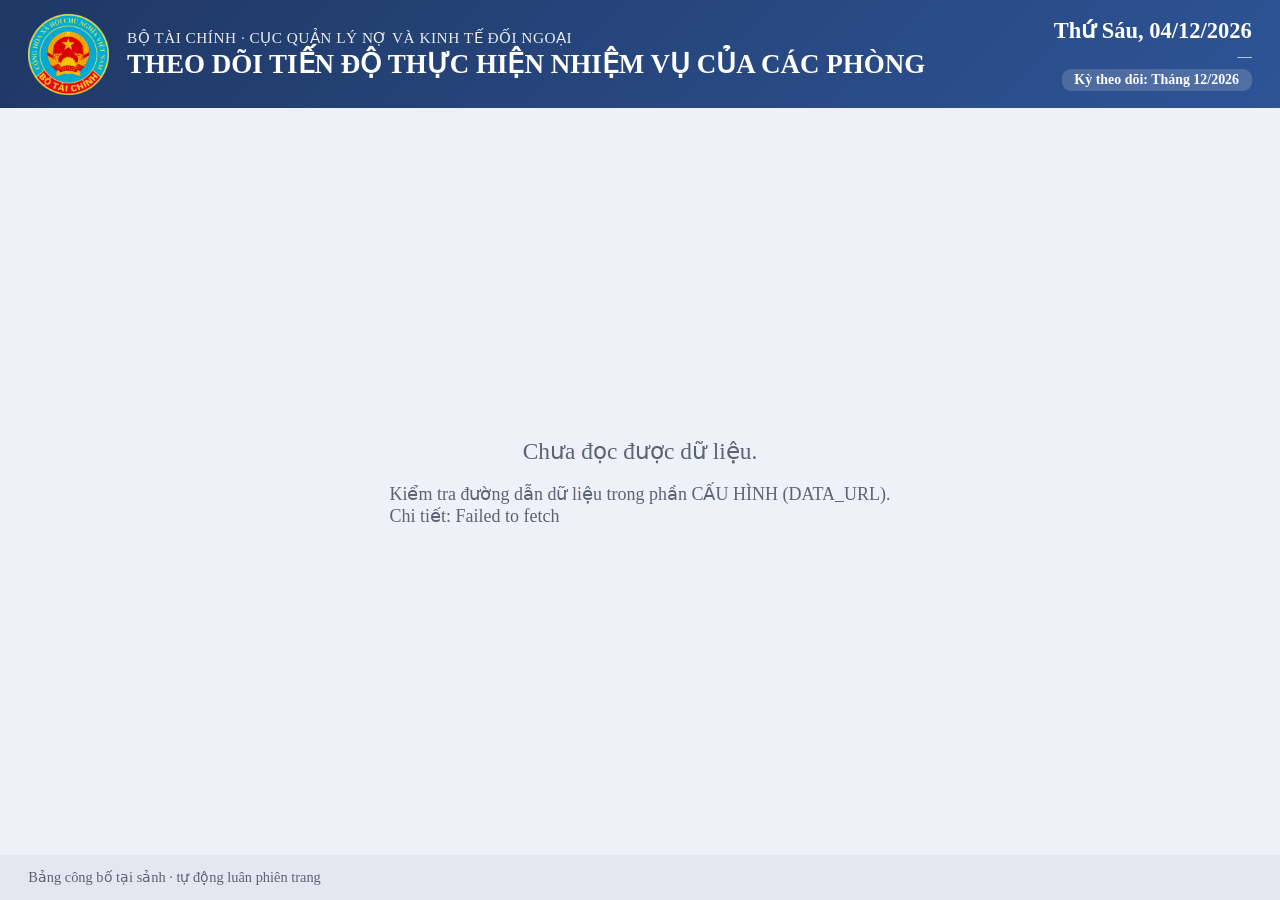
<file: index.html>
<!DOCTYPE html>
<html lang="vi">
<head>
<meta charset="UTF-8">
<meta name="viewport" content="width=device-width, initial-scale=1.0">
<title>Bảng công bố nhiệm vụ - Cục Quản lý nợ và Kinh tế đối ngoại</title>
<style>
  :root{
    --navy:#1f3864; --navy2:#2e5496; --ink:#1a2233; --muted:#5b6472;
    --bg:#eef1f7; --card:#ffffff; --line:#e5e8f0;
    --done:#2f9e55; --done-tx:#1e6b34;
    --con:#f4c430; --con-tx:#9a7a00;
    --sap:#ec8a1c; --sap-tx:#b5610a;
    --qua:#d5372f; --qua-tx:#b02a22;
    --gold:#b8860b; --gold-bg:#f7eecb;
    --done-bg:#e4f5ea; --con-bg:#fdf5d3; --sap-bg:#fcefd8; --qua-bg:#fbe2e0;
  }
  *{box-sizing:border-box;margin:0;padding:0}
  html,body{height:100%;overflow:hidden}
  body{font-family:"Times New Roman","Segoe UI",serif;background:var(--bg);color:var(--ink);height:100vh;display:flex;flex-direction:column}
  header{height:12vh;background:linear-gradient(135deg,var(--navy),var(--navy2));color:#fff;display:flex;align-items:center;justify-content:space-between;padding:0 2.2vw;gap:2vw}
  .hl{display:flex;align-items:center;gap:1.4vw}
  .emblem{width:9vh;height:9vh;flex:0 0 auto;object-fit:contain}
  .htitle small{display:block;font-size:1.7vh;letter-spacing:.5px;opacity:.9}
  .htitle h1{font-size:3vh;font-weight:700;line-height:1.1;margin-top:.3vh}
  .hr{text-align:right}
  .hr .d{font-size:2.5vh;font-weight:700}
  .hr .a{font-size:1.6vh;opacity:.9;margin-top:.4vh}
  .hr .per{font-size:1.55vh;font-weight:700;margin-top:.5vh;display:inline-block;background:rgba(255,255,255,.16);padding:.3vh 1vw;border-radius:1vh}
  .stage{flex:1;position:relative}
  .slide{position:absolute;inset:0;padding:2.2vh 2.2vw 1vh;display:none;flex-direction:column}
  .slide.on{display:flex}
  .stitle{font-size:2.6vh;font-weight:700;color:var(--navy);margin-bottom:1.4vh;display:flex;align-items:center;gap:1vw}
  .stitle .bar{width:.8vw;height:3vh;border-radius:3px;background:var(--navy)}
  .stitle.prio .bar{background:var(--gold)} .stitle.prio{color:#8a6200}
  .stitle .rt{margin-left:auto;font-size:1.9vh;font-weight:400;color:var(--muted)}
  .kpis{display:grid;grid-template-columns:1.2fr 1fr 1fr 1fr 1fr;gap:1.2vw}
  .kpi{background:var(--card);border-radius:1.2vh;padding:1.6vh 1.4vw;box-shadow:0 .5vh 1.6vh rgba(20,30,60,.08);border-top:.7vh solid var(--navy);position:relative}
  .kpi .lab{font-size:1.9vh;color:var(--muted);font-weight:600}
  .kpi .num{font-size:6.6vh;font-weight:800;line-height:1;margin-top:.6vh}
  .kpi .sub{font-size:1.5vh;color:var(--muted);margin-top:.4vh}
  .kpi.total .num{color:var(--navy)}
  .kpi.done{border-top-color:var(--done)} .kpi.done .num{color:var(--done-tx)}
  .kpi.con{border-top-color:var(--con)} .kpi.con .num{color:var(--con-tx)}
  .kpi.sap{border-top-color:var(--sap)} .kpi.sap .num{color:var(--sap-tx)}
  .kpi.qua{border-top-color:var(--qua)} .kpi.qua .num{color:var(--qua-tx)}
  .ring{--p:0;width:11vh;height:11vh;border-radius:50%;position:absolute;top:1.4vh;right:1vw;background:conic-gradient(var(--done) calc(var(--p)*1%), #e6e9f1 0);display:flex;align-items:center;justify-content:center}
  .ring::before{content:"";position:absolute;width:8vh;height:8vh;background:#fff;border-radius:50%}
  .ring span{position:relative;font-size:2.5vh;font-weight:800;color:var(--done-tx)}
  .panel{background:var(--card);border-radius:1.2vh;padding:1.8vh 1.6vw;margin-top:1.6vh;box-shadow:0 .5vh 1.6vh rgba(20,30,60,.08);flex:1;display:flex;flex-direction:column}
  .panel h3{font-size:2.1vh;color:var(--navy);border-bottom:.25vh solid var(--line);padding-bottom:.8vh;margin-bottom:1.2vh}
  .bwrap{flex:1;display:flex;flex-direction:column;justify-content:space-around}
  .barrow{display:grid;grid-template-columns:19vw 1fr 4vw;align-items:center;gap:1vw}
  .barrow .pn{font-size:2vh;font-weight:700;display:flex;align-items:center;gap:.5vw}
  .barrow .pn small{display:block;font-weight:400;font-size:1.5vh;color:var(--muted)}
  .barrow .pn .fire{color:var(--gold);font-size:1.9vh}
  .track{height:2.6vh;border-radius:.6vh;background:#eef0f5;display:flex;overflow:hidden}
  .track i{height:100%}
  .seg-done{background:var(--done)} .seg-con{background:var(--con)} .seg-sap{background:var(--sap)} .seg-qua{background:var(--qua)}
  .barrow .tot{font-size:2.4vh;font-weight:800;text-align:right;color:var(--navy)}
  .legend{display:flex;gap:1.6vw;flex-wrap:wrap;margin-top:1.2vh;font-size:1.7vh;color:var(--muted)}
  .legend b{display:inline-block;width:1.6vh;height:1.6vh;border-radius:3px;margin-right:.5vw;vertical-align:-.2vh}
  .prio-line{display:flex;gap:1vw;margin-bottom:1.2vh}
  .prio-line span{background:var(--gold-bg);border:1px solid #e2cf92;border-radius:2vh;padding:.5vh 1.2vw;font-size:1.9vh;color:#8a6200;font-weight:700}
  .dtable{flex:1;background:var(--card);border-radius:1.2vh;overflow:hidden;box-shadow:0 .5vh 1.6vh rgba(20,30,60,.08);display:flex;flex-direction:column}
  .drow{display:grid;grid-template-columns:3.5vw 1fr 6.5vw 12vw 9.5vw 10vw 11vw;align-items:center;gap:1vw;padding:1vh 1.4vw;border-bottom:1px solid var(--line);flex-shrink:0}
  .drow.head{background:var(--navy);color:#fff;flex:0 0 6vh;height:6vh;padding:0 1.4vw;font-weight:700;font-size:1.9vh}
  .dtable .drow:last-child{border-bottom:none}
  .stitle.warn .bar{background:var(--qua)} .stitle.warn{color:var(--qua-tx)}
  .rkhead{display:flex;gap:1.4vw;margin-bottom:1.4vh}
  .rkhead .box{flex:1;background:var(--card);border-radius:1.2vh;padding:1.4vh 1.4vw;box-shadow:0 .5vh 1.6vh rgba(20,30,60,.08);border-top:.7vh solid var(--qua)}
  .rkhead .box.sap{border-top-color:var(--sap)} .rkhead .box.nohan{border-top-color:#8a94a6}
  .rkhead .box .lab{font-size:1.9vh;color:var(--muted);font-weight:600}
  .rkhead .box .num{font-size:5.4vh;font-weight:800;line-height:1;margin-top:.4vh}
  .rkhead .box.qua .num{color:var(--qua-tx)} .rkhead .box.sap .num{color:var(--sap-tx)} .rkhead .box.nohan .num{color:#5b6472}
  .rktable{flex:1;display:flex;flex-direction:column;gap:.45vh}
  .rkrow{display:grid;grid-template-columns:7vw 1fr 16vw 16vw;align-items:center;align-content:center;gap:1vw;padding:0 1.6vw;border-radius:1vh;background:var(--card);box-shadow:0 .3vh 1vh rgba(20,30,60,.06);flex:1}
  .rkrow.head{background:var(--navy);color:#fff;flex:0 0 5.5vh;font-weight:700;font-size:1.9vh;box-shadow:none;align-items:center;align-content:center;line-height:1}
  .rkrow.head .rank,.rkrow.head .pn,.rkrow.head .m{font-size:1.9vh;font-weight:700;line-height:1;align-self:center}
  .rkrow .rank{font-size:2.3vh;font-weight:800;text-align:center;color:var(--navy)}
  .rkrow .pn{font-size:2.1vh;font-weight:700}
  .rkrow .m{text-align:center;font-size:2.3vh;font-weight:800}
  .rkrow .m.q{color:var(--qua-tx)} .rkrow .m.s{color:var(--sap-tx)}
  .rkrow.alert{background:#fdeceb} .rkrow.warn{background:#fdf6ea}
  /* ============ CHẾ ĐỘ BÁO CÁO (mobile / gửi mọi người) ============ */
  html.report{height:auto;overflow:visible}
  body.report{height:auto;min-height:100%;overflow:visible;display:block;background:var(--bg)}
  body.report header{height:auto;padding:12px 16px;position:static;gap:12px}
  body.report .emblem{width:42px;height:42px}
  body.report .htitle small{font-size:10px;letter-spacing:.2px}
  body.report .htitle h1{font-size:15px;margin-top:2px}
  body.report .hr .d{font-size:13px} body.report .hr .a{font-size:9.5px} body.report .hr .per{font-size:10px;padding:2px 8px}
  body.report .stage,body.report .slide{position:static;inset:auto;height:auto;overflow:visible;display:block;padding:0}
  body.report footer,body.report .pbar{display:none}
  .rp{max-width:760px;margin:0 auto;padding:12px 12px 40px}
  .rp .nav{position:sticky;top:66px;z-index:8;display:flex;gap:8px;padding:8px 0;background:var(--bg)}
  .rp .nav a{flex:1;text-align:center;text-decoration:none;font-size:12.5px;font-weight:700;color:var(--navy);background:#fff;border:1px solid var(--line);border-radius:999px;padding:8px 6px}
  .rp h2{font-size:15px;color:var(--navy);margin:20px 2px 10px;display:flex;align-items:center;gap:8px}
  .rp h2 .bar{width:5px;height:18px;border-radius:3px;background:var(--navy)}
  .rp h2.warn{color:var(--qua-tx)} .rp h2.warn .bar{background:var(--qua)}
  .rp .updated{font-size:11.5px;color:var(--muted);margin:2px 2px 0}
  .rp .kpis2{display:grid;grid-template-columns:repeat(2,1fr);gap:10px}
  .rp .k{background:#fff;border-radius:12px;padding:11px 13px;box-shadow:0 2px 10px rgba(20,30,60,.06);border-left:4px solid var(--navy)}
  .rp .k.done{border-left-color:var(--done)} .rp .k.con{border-left-color:var(--con)} .rp .k.sap{border-left-color:var(--sap)} .rp .k.qua{border-left-color:var(--qua)} .rp .k.nohan{border-left-color:#8a94a6}
  .rp .k .lab{font-size:11.5px;color:var(--muted);font-weight:600}
  .rp .k .num{font-size:28px;font-weight:800;line-height:1.15;margin-top:2px}
  .rp .k.total .num{color:var(--navy)} .rp .k.done .num{color:var(--done-tx)} .rp .k.con .num{color:var(--con-tx)} .rp .k.sap .num{color:var(--sap-tx)} .rp .k.qua .num{color:var(--qua-tx)} .rp .k.nohan .num{color:#5b6472}
  .rp .rkline{display:flex;gap:10px;margin-bottom:10px}
  .rp .rkline .b{flex:1;background:#fff;border-radius:12px;padding:10px 12px;box-shadow:0 2px 10px rgba(20,30,60,.06);border-top:4px solid var(--qua)}
  .rp .rkline .b.s{border-top-color:var(--sap)} .rp .rkline .b.n{border-top-color:#8a94a6}
  .rp .rkline .b .lab{font-size:10.5px;color:var(--muted);font-weight:600} .rp .rkline .b .num{font-size:24px;font-weight:800}
  .rp .rkline .b.q .num{color:var(--qua-tx)} .rp .rkline .b.s .num{color:var(--sap-tx)} .rp .rkline .b.n .num{color:#5b6472}
  .rp .rrow{display:grid;grid-template-columns:26px 1fr 68px 78px;gap:8px;align-items:center;background:#fff;border-radius:10px;padding:9px 12px;margin-bottom:6px;box-shadow:0 1px 6px rgba(20,30,60,.05)}
  .rp .rrow.alert{background:#fdeceb} .rp .rrow.warn{background:#fdf6ea}
  .rp .rrow .rk{font-weight:800;color:var(--navy);text-align:center}
  .rp .rrow .pn{font-weight:700;font-size:13.5px}
  .rp .rrow .m{text-align:center;font-weight:800;font-size:16px}
  .rp .rrow .m.q{color:var(--qua-tx)} .rp .rrow .m.s{color:var(--sap-tx)}
  .rp .rhd{display:grid;grid-template-columns:26px 1fr 68px 78px;gap:8px;padding:2px 12px 4px;font-size:10px;color:var(--muted);font-weight:700}
  .rp .rhd .m{text-align:center}
  .rp .card{background:#fff;border-radius:12px;padding:11px 13px;margin-bottom:9px;box-shadow:0 2px 10px rgba(20,30,60,.06);border-left:4px solid var(--qua)}
  .rp .card.sap{border-left-color:var(--sap)} .rp .card.con{border-left-color:#c3ccdb}
  .rp .card .tt{font-weight:700;font-size:14px;line-height:1.32}
  .rp .card .meta{display:flex;flex-wrap:wrap;gap:5px 14px;margin-top:8px;font-size:12px;color:var(--muted)}
  .rp .card .meta b{color:var(--ink);font-weight:700}
  .rp .card .proc{margin-top:8px;font-size:12.5px;line-height:1.4;color:var(--ink);background:#f5f7fb;border-left:3px solid #c3ccdb;border-radius:6px;padding:6px 9px}
  .rp .card .proc b{color:var(--navy);font-weight:800}
  .rp .card .chips{display:flex;gap:7px;margin-top:9px;flex-wrap:wrap;align-items:center}
  .rp .card .chips .src{font-size:11px;font-weight:800;color:#fff;padding:3px 8px;border-radius:6px}
  .rp .card .chips .st{font-size:12px;font-weight:800;padding:3px 9px;border-radius:6px}
  .rp .note{font-size:12.5px;color:var(--qua-tx);font-weight:700;background:#fdeceb;border-radius:10px;padding:10px 12px;margin-top:10px}
  .rp .empty{background:#fff;border-radius:12px;padding:18px;text-align:center;color:var(--muted);font-size:13.5px}
  @media (min-width:560px){ .rp .kpis2{grid-template-columns:repeat(3,1fr)} }
  /* thanh lọc bản điện thoại */
  .rp .fbar{position:sticky;top:0;z-index:8;background:var(--bg);padding:8px 0 8px;display:flex;flex-direction:column;gap:8px;border-bottom:1px solid var(--line)}
  .rp .frow{display:flex;gap:8px}
  .rp .frow select{flex:1;min-width:0;font-size:13px;padding:9px 10px;border:1px solid var(--line);border-radius:10px;background:#fff;color:var(--ink);font-family:inherit}
  .rp .chips2{display:flex;gap:6px;overflow-x:auto;-webkit-overflow-scrolling:touch;padding-bottom:2px}
  .rp .fchip{flex:0 0 auto;font-size:12.5px;font-weight:700;color:var(--navy);background:#fff;border:1px solid var(--line);border-radius:999px;padding:7px 12px;white-space:nowrap;cursor:pointer}
  .rp .fchip.on{background:var(--navy);color:#fff;border-color:var(--navy)}
  .rp .fbar input{font-size:14px;padding:9px 12px;border:1px solid var(--line);border-radius:10px;font-family:inherit;width:100%}
  .rp .cnt{font-size:12.5px;color:var(--muted);margin:2px 2px 0;font-weight:600}
  .drow .c{font-size:2.15vh}
  .drow .stt{font-weight:700;color:var(--muted);text-align:center;font-size:2vh}
  .drow.head>*{align-self:center}
  .drow.head .stt{color:#fff;font-size:1.9vh}
  .drow .ten{font-weight:700;line-height:1.15}
  .drow .ten small{display:block;font-weight:400;font-size:1.5vh;color:var(--muted)}
  .drow .ph{text-align:center;font-weight:700}
  .drow .ldc{font-size:1.85vh;font-weight:600;line-height:1.15}
  .badge{display:inline-block;font-size:1.5vh;font-weight:800;padding:.4vh .7vw;border-radius:.6vh;color:#fff}
  .b-TW,.b-QH,.b-TTg,.b-CP{background:var(--gold)} .b-Bo,.b-PL,.b-DN,.b-DP{background:var(--navy2)} .b-PH,.b-Khac{background:#8a94a6}
  .hancell{text-align:center;font-weight:700;font-size:2vh}
  .stbadge{display:inline-block;font-size:1.8vh;font-weight:800;padding:.5vh .8vw;border-radius:.6vh}
  .st-done{background:var(--done-bg);color:var(--done-tx)} .st-con{background:var(--con-bg);color:var(--con-tx)}
  .st-sap{background:var(--sap-bg);color:var(--sap-tx)} .st-qua{background:var(--qua-bg);color:var(--qua-tx)}
  .drow.r-qua{background:#fdf1f0} .drow.r-sap{background:#fdf7ee}
  footer{height:5vh;display:flex;align-items:center;justify-content:space-between;padding:0 2.2vw;background:#e3e7f0;color:var(--muted);font-size:1.6vh}
  .dots{display:flex;gap:.7vw;align-items:center}
  .dot{width:1.3vh;height:1.3vh;border-radius:50%;background:#b7c0d0}
  .dot.on{background:var(--navy);transform:scale(1.25)}
  .pbar{position:absolute;left:0;bottom:0;height:.5vh;background:var(--navy2);width:0%}
  .msg{position:absolute;inset:0;display:flex;align-items:center;justify-content:center;flex-direction:column;gap:2vh;color:var(--muted);font-size:2.6vh}
  .msg .sp{font-size:2vh}
  .fresh{font-size:1.4vh;opacity:.75}
</style>
</head>
<body>
  <header>
    <div class="hl"><img class="emblem" src="logo.png" alt="Bộ Tài chính" onerror="this.style.visibility='hidden'">
      <div class="htitle"><small>BỘ TÀI CHÍNH · CỤC QUẢN LÝ NỢ VÀ KINH TẾ ĐỐI NGOẠI</small>
      <h1>THEO DÕI TIẾN ĐỘ THỰC HIỆN NHIỆM VỤ CỦA CÁC PHÒNG</h1></div></div>
    <div class="hr"><div class="d" id="hdate">—</div><div class="a" id="hasof">—</div><div class="per" id="hper"></div></div>
  </header>
  <div class="stage" id="stage"><div class="msg" id="msg">Đang tải dữ liệu…<div class="sp" id="msgsub"></div></div></div>
  <footer>
    <div id="fleft">Bảng công bố tại sảnh · tự động luân phiên trang</div>
    <div class="dots" id="dots"></div>
    <div id="fright"><span class="fresh" id="fresh"></span></div>
  </footer>
  <div class="pbar" id="pbar"></div>

<script>
/* ============================================================
   CẤU HÌNH – chỉ cần sửa vài dòng dưới đây
   DATA_URL: đường dẫn dữ liệu (CSV hoặc JSON).
     - Google Sheet: dán link CSV đã "Xuất bản lên web" của trang dữ liệu.
     - Hoặc để "data.csv" nếu đặt tệp dữ liệu cùng thư mục trên server.
   ============================================================ */
const CONFIG = {
  DATA_URL: "https://docs.google.com/spreadsheets/d/e/2PACX-1vThRJMTT6HEVL3yGnz7H6N7JmYatH-8CcSplJ4duOFgkF1oBEoXLSZFbp7YReGSOOEVH8A6TpNbcqfo/pub?gid=1091210977&single=true&output=csv",   // ← dán link CSV đã xuất bản của tab DuLieu (Bộ công cụ Cục QLN&KTĐN)
  REFRESH_MINUTES: 5,     // tự đọc lại dữ liệu mỗi 5 phút
  SLIDE_SECONDS: 20,      // thời gian mỗi trang
  ROWS_PER_PAGE: 7,       // số nhiệm vụ mỗi trang danh mục
  WARN_DAYS: 5,           // còn ≤ số ngày này → cảnh báo "Sắp đến hạn"
  REF_DATE: null,          // null = dùng ngày thực; hoặc "2026-07-13" để cố định khi thử
  PERIOD_MODE: "month",    // "month" = tự hiện Tháng M/YYYY · "quarter" = tự hiện Quý N/YYYY · "custom" = dùng PERIOD_LABEL
  PERIOD_LABEL: "",        // chỉ dùng khi PERIOD_MODE = "custom", ví dụ "6 tháng đầu năm 2026"
  COUNT_DONE_IN_PERIOD: true, // true = chỉ tính việc ĐÃ HOÀN THÀNH trong kỳ đang theo dõi (việc chưa xong luôn hiển thị) · false = tính mọi việc đã hoàn thành
  DETAIL_SCOPE: "urgent",     // "urgent" = danh mục chi tiết chỉ hiện việc QUÁ HẠN + SẮP ĐẾN HẠN (khuyến nghị) · "open" = mọi việc chưa xong
  MAX_DETAIL_PAGES: 6,        // giới hạn tối đa số trang danh mục chi tiết (0 = không giới hạn); phần dôi gộp thành "và N việc khác"
  SHOW_RANKING: true,         // true = hiện slide "Bảng xếp hạng đôn đốc theo Phòng"
  HIDE_NGUON_DETAIL: []   // các nguồn KHÔNG đưa vào danh mục đôn đốc. Để trống = hiện tất cả nguồn (kể cả Phối hợp) cho khớp với bảng xếp hạng. Thêm mã nguồn (vd "PH") nếu muốn ẩn.
};

const PHONG_TEN={VP:"Văn phòng Cục",DPH:"Phòng Đa phương",SPH:"Phòng Song phương",DATW:"Phòng Quản lý dự án trung ương",DADP:"Phòng Quản lý dự án địa phương",BLVTM:"Phòng Quản lý bảo lãnh Chính phủ và Vay thương mại",VTRO:"Phòng Quản lý viện trợ",KHRR:"Phòng Kế hoạch và Quản lý rủi ro",KTTK:"Phòng Kế toán nợ và Thống kê",LCP:"Phòng Hợp tác với Lào và Campuchia",DNDA:"Phòng Đối ngoại và Quản lý chương trình, dự án",HNKT:"Phòng Hội nhập Kinh tế - Tài chính"};
/* Tên rút gọn cho màn hình TV (12 Phòng, tên dài) — bản điện thoại dùng tên đầy đủ */
const PHONG_NGAN={VP:"Văn phòng Cục",DPH:"Phòng Đa phương",SPH:"Phòng Song phương",DATW:"QL dự án trung ương",DADP:"QL dự án địa phương",BLVTM:"QL bảo lãnh CP & Vay TM",VTRO:"QL viện trợ",KHRR:"Kế hoạch & QL rủi ro",KTTK:"Kế toán nợ & Thống kê",LCP:"Hợp tác Lào – Campuchia",DNDA:"Đối ngoại & QL CT, DA",HNKT:"Hội nhập KT – TC"};
const PHONG_ORDER=["VP","DPH","SPH","DATW","DADP","BLVTM","VTRO","KHRR","KTTK","LCP","DNDA","HNKT"];
function tvName(p){return PHONG_NGAN[p]||PHONG_TEN[p]||p;}
const NGUON={TW:{ten:"Trung ương",tier:"cao"},QH:{ten:"Quốc hội",tier:"cao"},TTg:{ten:"Thủ tướng Chính phủ",tier:"cao"},CP:{ten:"Chính phủ",tier:"cao"},Bo:{ten:"Bộ giao",tier:"uutien"},PH:{ten:"Phối hợp",tier:"thuong"},PL:{ten:"Theo QĐ pháp luật",tier:"uutien"},DN:{ten:"Doanh nghiệp",tier:"uutien"},DP:{ten:"Địa phương/Bộ ngành",tier:"uutien"},Khac:{ten:"Khác",tier:"thuong"}};
const TIER_RANK={cao:0,uutien:1,thuong:2};
const LABELS={done:"Đã hoàn thành",con:"Còn hạn",sap:"Sắp đến hạn",qua:"Quá hạn"};
const STORDER={qua:0,sap:1,con:2,done:3};

function today(){const d=CONFIG.REF_DATE?new Date(CONFIG.REF_DATE+"T00:00:00"):new Date();d.setHours(0,0,0,0);return d;}
function parseD(s){if(!s)return null;s=(""+s).trim();
  let m=s.match(/^(\d{4})-(\d{1,2})-(\d{1,2})/); if(m)return new Date(+m[1],+m[2]-1,+m[3]);
  m=s.match(/^(\d{1,2})[\/\-](\d{1,2})[\/\-](\d{4})/); if(m)return new Date(+m[3],+m[2]-1,+m[1]);
  const d=new Date(s); return isNaN(d)?null:d;}
function daysLeft(t){const d=t._han; if(!d)return null; const x=Math.round((d-today())/86400000); return x;}
function statusOf(t){if(t._done)return "done";const dl=daysLeft(t);if(dl===null)return "con";if(dl<0)return "qua";if(dl<=CONFIG.WARN_DAYS)return "sap";return "con";}
function tierOf(t){return NGUON[t.nguon]?NGUON[t.nguon].tier:"thuong";}
function counts(list){const c={done:0,con:0,sap:0,qua:0};list.forEach(t=>c[statusOf(t)]++);return c;}
/* ---- lọc theo kỳ: giữ mọi việc CHƯA hoàn thành + việc ĐÃ hoàn thành trong kỳ ---- */
function periodRange(){const d=today(),y=d.getFullYear(),m=d.getMonth();
  if(CONFIG.PERIOD_MODE==="custom")return null;                 // custom: không lọc theo ngày
  if(CONFIG.PERIOD_MODE==="quarter"){const q=Math.floor(m/3);return [new Date(y,q*3,1),new Date(y,q*3+3,0)];}
  return [new Date(y,m,1),new Date(y,m+1,0)];                   // month
}
function doneInPeriod(t){const r=periodRange();if(!r)return true;
  if(!t._hoanthanh)return true;                                // đã hoàn thành nhưng chưa nhập ngày → vẫn tính (khớp với sheet Tổng hợp)
  return t._hoanthanh>=r[0]&&t._hoanthanh<=r[1];}
function visibleTasks(tasks){if(!CONFIG.COUNT_DONE_IN_PERIOD)return tasks;
  return tasks.filter(t=>!t._done||doneInPeriod(t));}

function normNguon(s){s=(""+(s||"")).trim();
  if(/^TW\b/i.test(s)||/Trung ương/i.test(s))return "TW";
  if(/^QH\b/i.test(s)||/Quốc hội/i.test(s))return "QH";
  if(/^TTg\b/i.test(s)||/Thủ tướng/i.test(s))return "TTg";   // kiểm tra trước "Chính phủ"
  if(/^CP\b/i.test(s)||/Chính phủ/i.test(s))return "CP";
  if(/^Bo\b/i.test(s)||/Bộ giao|Nhiệm vụ Bộ|Bộ Tài chính/i.test(s))return "Bo";
  if(/^PH\b/i.test(s)||/Phối hợp/i.test(s))return "PH";
  if(/^PL\b|^DK\b/i.test(s)||/pháp luật|quy định|Định kỳ|bất thường/i.test(s))return "PL";
  if(/^DN\b/i.test(s)||/Doanh nghiệp/i.test(s))return "DN";
  if(/^DP\b/i.test(s)||/Địa phương|Bộ ngành/i.test(s))return "DP";
  return "Khac";}
function nameOnly(s){return (""+(s||"")).replace(/\s*\([^)]*\)/g,"").trim();}   // bỏ phần (PCT)/(Cục trưởng), chỉ giữ tên
function isSecret(d){return /mật/i.test((""+(d||"")));}   // Mật / Tối mật / Tuyệt mật (Thường → không)
/* Nhận cả mã (VP, DPH…) lẫn tên đầy đủ, có dấu/không dấu, có/không chữ "Phòng" */
const _PH_KEY=(x)=>(""+(x||"")).normalize("NFD").replace(/[\u0300-\u036f]/g,"").replace(/[đĐ]/g,"d").toUpperCase().replace(/[^A-Z0-9]/g,"");
const _PH_MAP=(()=>{const m={};PHONG_ORDER.forEach(c=>{m[_PH_KEY(c)]=c;const full=PHONG_TEN[c];m[_PH_KEY(full)]=c;m[_PH_KEY(full.replace(/^Phòng\s+/i,""))]=c;});
  m[_PH_KEY("Văn phòng")]="VP";return m;})();
function normPhong(s){const k=_PH_KEY(s);return _PH_MAP[k]||(""+(s||"")).trim();}

/* ---- CSV parser (hỗ trợ dấu phẩy trong ô, ô có ngoặc kép) ---- */
function parseCSV(text){
  text=text.replace(/^﻿/,"").replace(/\r\n/g,"\n").replace(/\r/g,"\n");
  const rows=[];let row=[],f="",q=false;
  for(let i=0;i<text.length;i++){const c=text[i];
    if(q){ if(c==='"'){ if(text[i+1]==='"'){f+='"';i++;}else q=false;} else f+=c; }
    else{ if(c==='"')q=true; else if(c===","){row.push(f);f="";} else if(c==="\n"){row.push(f);rows.push(row);row=[];f="";} else f+=c; }
  }
  if(f!==""||row.length){row.push(f);rows.push(row);}
  return rows.filter(r=>r.length&&r.some(x=>(""+x).trim()!==""));
}
function rowsToTasks(rows){
  if(!rows.length)return [];
  const head=rows[0].map(h=>(""+h).trim().toLowerCase());
  const idx=(names)=>{for(const n of names){const i=head.indexOf(n);if(i>=0)return i;}return -1;};
  const iTen=idx(["ten","tên nhiệm vụ","ten nhiem vu","nhiệm vụ","tennhiemvu"]);
  const iPh=idx(["phong","phòng","phòng chủ trì","phong chu tri"]);
  const iNg=idx(["nguon","cấp chỉ đạo","cap chi dao","nguồn","nguon nhiem vu"]);
  const iHan=idx(["han","thời hạn","thoi han","hạn","thời hạn hoàn thành"]);
  const iLd=idx(["ldcuc","lãnh đạo cục","lanh dao cuc","lãnh đạo cục phụ trách","lđ cục"]);
  const iDm=idx(["domat","độ mật","do mat","đọ mật","mật"]);
  const iTt=idx(["tinhtrang","tình trạng","tinh trang","trạng thái"]);
  const iTd=idx(["tiendo","tiến độ","tien do","tiến độ (%)","%"]);
  const iHt=idx(["ngayhoanthanh","ngày hoàn thành","ngay hoan thanh","ngày ht","ngayht"]);
  const iCt=idx(["chitiet","tình hình xử lý chi tiết","tinh hinh xu ly chi tiet","tình hình xử lý","tinh hinh xu ly","chi tiết","chi tiet"]);
  const out=[];
  for(let r=1;r<rows.length;r++){const row=rows[r];
    const ten=iTen>=0?(""+row[iTen]).trim():"";
    if(!ten)continue;
    const tt=iTt>=0?(""+row[iTt]).trim():"";
    out.push({ten:ten,phong:normPhong(iPh>=0?row[iPh]:""),nguon:normNguon(iNg>=0?row[iNg]:""),ldcuc:nameOnly(iLd>=0?row[iLd]:""),domat:iDm>=0?(""+row[iDm]).trim():"",
      han:iHan>=0?(""+row[iHan]).trim():"",tinhtrang:tt||"Đang thực hiện",chitiet:iCt>=0?(""+row[iCt]).trim():"",
      td:iTd>=0?(parseInt((""+row[iTd]).replace(/[^0-9]/g,""))||0):0,
      _han:parseD(iHan>=0?row[iHan]:""),_hoanthanh:parseD(iHt>=0?row[iHt]:""),_done:/đã hoàn thành|hoan thanh|hoàn thành/i.test(tt)});
  }
  return out;
}
function jsonToTasks(arr){
  return (arr||[]).map(o=>{const tt=(o.tinhtrang||o.trangthai||"").trim();
    return {ten:(o.ten||o.tenNhiemVu||"").trim(),phong:normPhong(o.phong),nguon:normNguon(o.nguon),ldcuc:nameOnly(o.ldcuc),domat:(o.domat||o.domật||"").trim(),
      han:(o.han||"").trim(),tinhtrang:tt||"Đang thực hiện",chitiet:(o.chitiet||o.tinhhinh||"").trim(),td:parseInt(o.tiendo||o.td||0)||0,
      _han:parseD(o.han),_hoanthanh:parseD(o.ngayhoanthanh||o.hoanthanh),_done:/đã hoàn thành|hoan thanh|hoàn thành/i.test(tt)};}).filter(t=>t.ten);
}

/* ---- render pieces ---- */
const LEGEND=`<span><b style="background:var(--done)"></b>Đã hoàn thành</span><span><b style="background:var(--con)"></b>Còn hạn</span><span><b style="background:var(--sap)"></b>Sắp đến hạn</span><span><b style="background:var(--qua)"></b>Quá hạn</span>`;
function kpiHTML(list){const c=counts(list),total=list.length,rate=total?Math.round(c.done/total*100):0;
  return `<div class="kpis"><div class="kpi total"><div class="lab">TỔNG NHIỆM VỤ</div><div class="num">${total}</div></div>
   <div class="kpi done"><div class="lab">ĐÃ HOÀN THÀNH</div><div class="num">${c.done}</div><div class="ring" style="--p:${rate}"><span>${rate}%</span></div></div>
   <div class="kpi con"><div class="lab">CÒN HẠN</div><div class="num">${c.con}</div></div>
   <div class="kpi sap"><div class="lab">SẮP ĐẾN HẠN</div><div class="num">${c.sap}</div><div class="sub">còn ≤ ${CONFIG.WARN_DAYS} ngày</div></div>
   <div class="kpi qua"><div class="lab">QUÁ HẠN</div><div class="num">${c.qua}</div></div></div>`;}
function barsHTML(list){return PHONG_ORDER.map(p=>{const items=list.filter(t=>t.phong===p);if(!items.length)return "";
  const s=counts(items),n=items.length;
  const seg=(k,cls)=>s[k]?`<i class="seg-${cls}" style="width:${s[k]/n*100}%"></i>`:"";
  return `<div class="barrow"><div class="pn">${tvName(p)}</div><div class="track">${seg("done","done")}${seg("con","con")}${seg("sap","sap")}${seg("qua","qua")}</div><div class="tot">${n}</div></div>`;}).join("");}
const DHEAD=`<div class="drow head"><div style="text-align:center">TT</div><div>Tên nhiệm vụ</div><div style="text-align:center">Phòng</div><div style="text-align:center">Lãnh đạo Cục phụ trách</div><div style="text-align:center">Nguồn việc</div><div style="text-align:center">Thời hạn</div><div style="text-align:center">Trạng thái</div></div>`;
function detailRowHTML(t,num){const st=statusOf(t),dl=daysLeft(t);
  const when=st==="done"?"Hoàn thành":(st==="qua"?`Quá ${Math.abs(dl)} ngày`:(st==="sap"?(dl===0?"Hôm nay":`Còn ${dl} ngày`):(t._han?t._han.toLocaleDateString("vi-VN"):"—")));
  return `<div class="drow r-${st}"><div class="stt">${num}</div>`+
    `<div class="c ten">${t.ten}<small>Hạn: ${t._han?t._han.toLocaleDateString("vi-VN"):"—"} · ${t.tinhtrang}</small></div>`+
    `<div class="c ph">${t.phong}</div>`+
    `<div class="c ldc" style="text-align:center">${t.ldcuc||"—"}</div>`+
    `<div class="c" style="text-align:center"><span class="badge b-${t.nguon}">${(NGUON[t.nguon]||{}).ten||t.nguon}</span></div>`+
    `<div class="hancell">${when}</div>`+
    `<div class="c" style="text-align:center"><span class="stbadge st-${st}">${LABELS[st]}</span></div></div>`;}
/* Đo chiều cao thực của từng dòng rồi dồn tối đa số dòng vừa khít mỗi trang (dòng ngắn tự co lại) */
function packByHeight(rowHTMLs){
  const stage=document.getElementById("stage");if(!stage)return null;
  const W=stage.clientWidth,H=stage.clientHeight;if(!W||!H)return null;
  const box=document.createElement("div");
  box.style.cssText=`position:fixed;left:-99999px;top:0;width:${W}px;height:${H}px`;
  box.innerHTML=`<div class="slide on" style="position:static;height:100%"><div class="stitle"><span class="bar"></span>DANH MỤC NHIỆM VỤ CHI TIẾT<span class="rt">Trang 1/1</span></div><div class="dtable">${DHEAD}${rowHTMLs.join("")}</div></div>`;
  document.body.appendChild(box);
  const table=box.querySelector(".dtable");const els=[...table.querySelectorAll(".drow")];
  const headH=els[0].getBoundingClientRect().height;
  const avail=table.clientHeight-headH-10;   // chừa biên an toàn để không dòng nào bị cắt
  const hs=els.slice(1).map(el=>el.getBoundingClientRect().height);
  document.body.removeChild(box);
  if(avail<=0||!hs.length)return null;
  const pages=[];let cur=[],acc=0;
  hs.forEach((h,i)=>{if(cur.length&&acc+h>avail){pages.push(cur);cur=[];acc=0;}cur.push(i);acc+=h;});
  if(cur.length)pages.push(cur);
  return pages;
}
const EMPTYROW=`<div></div><div></div><div></div><div></div><div></div><div></div>`;
function detailPages(tasks){
  const urgent=CONFIG.DETAIL_SCOPE==="urgent";
  const TITLE=urgent?"NHIỆM VỤ TRỌNG TÂM & CẦN ĐÔN ĐỐC":"DANH MỤC NHIỆM VỤ CHI TIẾT";
  let pool=tasks.filter(t=>statusOf(t)!=="done"&&!isSecret(t.domat)&&!CONFIG.HIDE_NGUON_DETAIL.includes(t.nguon));
  if(urgent)pool=pool.filter(t=>{const st=statusOf(t);return st==="qua"||st==="sap"||tierOf(t)==="cao";});
  pool.sort((a,b)=>(STORDER[statusOf(a)]-STORDER[statusOf(b)])||(TIER_RANK[tierOf(a)]-TIER_RANK[tierOf(b)])||((daysLeft(a)??9999)-(daysLeft(b)??9999)));
  if(!pool.length){
    const msg=urgent?"Không có nhiệm vụ trọng tâm, quá hạn hoặc sắp đến hạn cần đôn đốc.":"Chưa có nhiệm vụ nào.";
    return [{title:TITLE,cls:urgent?"warn":"",rt:"",html:`<div class="dtable">${DHEAD}<div class="drow"><div></div><div class="c ten" style="color:var(--muted);font-weight:400">${msg}</div><div></div><div></div><div></div><div></div><div></div></div></div>`}];
  }
  const htmls=pool.map((t,i)=>detailRowHTML(t,i+1));
  let pages=packByHeight(htmls);
  if(!pages||!pages.length){ // dự phòng: nếu không đo được thì chia cố định theo ROWS_PER_PAGE
    pages=[];for(let i=0;i<htmls.length;i+=CONFIG.ROWS_PER_PAGE)pages.push([...Array(Math.min(CONFIG.ROWS_PER_PAGE,htmls.length-i)).keys()].map(k=>i+k));
  }
  let extra=0;
  if(CONFIG.MAX_DETAIL_PAGES>0 && pages.length>CONFIG.MAX_DETAIL_PAGES){
    const kept=pages.slice(0,CONFIG.MAX_DETAIL_PAGES);
    kept[kept.length-1]=kept[kept.length-1].slice(0,-1);      // chừa 1 dòng cho dòng tổng kết
    const shown=kept.reduce((a,p)=>a+p.length,0);
    extra=pool.length-shown; pages=kept;
  }
  return pages.map((idxs,pi,arr)=>{
    let rows=idxs.map(i=>htmls[i]).join("");
    if(extra>0 && pi===arr.length-1)
      rows+=`<div class="drow" style="background:#fdeceb"><div></div><div class="c ten" style="color:var(--qua-tx);font-weight:800">… và ${extra} nhiệm vụ khác</div><div></div><div></div><div></div><div></div><div></div></div>`;
    return {title:TITLE,cls:urgent?"warn":"",rt:`Trang ${pi+1}/${arr.length}`,html:`<div class="dtable">${DHEAD}${rows}</div>`};
  });
}
/* Bảng xếp hạng đôn đốc: xếp Phòng theo số việc quá hạn (răn đe chung) */
function rankingHTML(list){
  const open=list.filter(t=>statusOf(t)!=="done"&&!isSecret(t.domat));
  const totQua=open.filter(t=>statusOf(t)==="qua").length;
  const totSap=open.filter(t=>statusOf(t)==="sap").length;
  const totNoHan=open.filter(t=>daysLeft(t)===null).length;
  const rows=PHONG_ORDER.map(p=>{const it=open.filter(t=>t.phong===p);
    return {p,qua:it.filter(t=>statusOf(t)==="qua").length,sap:it.filter(t=>statusOf(t)==="sap").length,open:it.length};})
    .filter(r=>r.open>0).sort((a,b)=>(b.qua-a.qua)||(b.sap-a.sap)||(b.open-a.open));
  const head=`<div class="rkrow head"><div class="rank" style="color:#fff">TT</div><div class="pn">Phòng</div><div class="m">Quá hạn</div><div class="m">Sắp đến hạn</div></div>`;
  const body=rows.map((r,i)=>{const cls=r.qua>0?"alert":(r.sap>0?"warn":"");
    return `<div class="rkrow ${cls}"><div class="rank">${i+1}</div><div class="pn">${tvName(r.p)}</div><div class="m q">${r.qua||"–"}</div><div class="m s">${r.sap||"–"}</div></div>`;}).join("");
  const nudge=totNoHan>0?`<div class="legend" style="margin-top:1.1vh;color:var(--qua-tx);font-weight:700">⚠ ${totNoHan} nhiệm vụ chưa khai báo thời hạn — đề nghị các Phòng bổ sung để theo dõi đúng tiến độ.</div>`:"";
  return `<div class="rkhead"><div class="box qua"><div class="lab">TỔNG QUÁ HẠN</div><div class="num">${totQua}</div></div><div class="box sap"><div class="lab">TỔNG SẮP ĐẾN HẠN</div><div class="num">${totSap}</div></div><div class="box nohan"><div class="lab">CHƯA CÓ THỜI HẠN</div><div class="num">${totNoHan}</div></div></div><div class="rktable">${head}${body||`<div class="rkrow"><div></div><div class="pn" style="color:var(--muted);font-weight:400">Không có Phòng nào có nhiệm vụ đang mở.</div><div></div><div></div><div></div></div>`}</div>${nudge}`;
}
function buildSlides(allTasks){
  const tasks=visibleTasks(allTasks);
  const hi=tasks.filter(t=>tierOf(t)==="cao");
  const nTW=hi.filter(t=>t.nguon==="TW").length,nQH=hi.filter(t=>t.nguon==="QH").length,nTTg=hi.filter(t=>t.nguon==="TTg").length,nCP=hi.filter(t=>t.nguon==="CP").length;
  const s=[];
  s.push({title:"TỔNG QUAN CHUNG",cls:"",body:`${kpiHTML(tasks)}<div class="panel"><h3>Tình hình thực hiện theo từng Phòng</h3><div class="bwrap">${barsHTML(tasks)}</div><div class="legend">${LEGEND}</div></div>`});
  s.push({title:"NHIỆM VỤ TRỌNG TÂM",cls:"prio",body:`<div class="prio-line"><span>Trung ương: ${nTW}</span><span>Quốc hội: ${nQH}</span><span>Thủ tướng Chính phủ: ${nTTg}</span><span>Chính phủ: ${nCP}</span></div>${kpiHTML(hi)}<div class="panel"><h3>Nhiệm vụ ưu tiên cao theo từng Phòng</h3><div class="bwrap">${barsHTML(hi)}</div><div class="legend">${LEGEND}</div></div>`});
  if(CONFIG.SHOW_RANKING)s.push({title:"THỐNG KÊ NHIỆM VỤ ĐẾN HẠN VÀ SẮP ĐẾN HẠN",cls:"warn",body:rankingHTML(tasks)});
  detailPages(tasks).forEach(p=>s.push({title:p.title,cls:p.cls||"",rt:p.rt,body:p.html}));
  return s;
}

/* ---- state & rotation ---- */
let TASKS=[], slides=[], cur=0, timer=null, lastFresh="", updTime="";
const params=new URLSearchParams(location.search);
const noauto=params.has("noauto"), startAt=+(params.get("s")||0);
// Chế độ BÁO CÁO (cuộn dọc, cho điện thoại / gửi mọi người): thêm ?view=report vào link.
// Link mặc định (hoặc ?view=tv) = trình chiếu TV. Điện thoại mở nhầm link TV cũng tự chuyển sang báo cáo.
const _smallScreen=window.matchMedia&&window.matchMedia("(max-width:820px)").matches;
const REPORT=(params.get("view")==="report"||params.has("report"))||(params.get("view")!=="tv"&&_smallScreen);
if(REPORT){document.documentElement.classList.add("report");document.body.classList.add("report");}

function setHeader(){const d=today();
  document.getElementById("hdate").textContent=d.toLocaleDateString("vi-VN",{weekday:"long",day:"2-digit",month:"2-digit",year:"numeric"});
  document.getElementById("hasof").textContent=updTime?("Cập nhật lúc: "+updTime):"—";
  const m=d.getMonth()+1,y=d.getFullYear();
  let per;
  if(CONFIG.PERIOD_MODE==="custom"&&CONFIG.PERIOD_LABEL) per=CONFIG.PERIOD_LABEL;
  else if(CONFIG.PERIOD_MODE==="quarter") per="Quý "+["I","II","III","IV"][Math.floor((m-1)/3)]+"/"+y;
  else per="Tháng "+m+"/"+y;
  document.getElementById("hper").textContent="Kỳ theo dõi: "+per;}
function renderDots(){document.getElementById("dots").innerHTML=slides.map((_,i)=>`<span class="dot ${i===cur?'on':''}"></span>`).join("");}
function show(i){
  if(!slides.length)return;
  cur=(i+slides.length)%slides.length;const st=slides[cur];
  document.getElementById("stage").innerHTML=`<div class="slide on"><div class="stitle ${st.cls}"><span class="bar"></span>${st.title}${st.rt?`<span class="rt">${st.rt}</span>`:''}</div>${st.body}</div>`;
  document.getElementById("fright").innerHTML=`<span class="fresh">${lastFresh}</span> · Màn hình ${cur+1}/${slides.length}`;
  renderDots();
  const pb=document.getElementById("pbar");pb.style.transition="none";pb.style.width="0%";
  if(!noauto){void pb.offsetWidth;pb.style.transition=`width ${CONFIG.SLIDE_SECONDS*1000}ms linear`;pb.style.width="100%";}
}
function next(){show(cur+1);}
function startRotation(){if(noauto||REPORT)return;if(timer)clearInterval(timer);timer=setInterval(next,CONFIG.SLIDE_SECONDS*1000);}

/* ---- Chế độ BÁO CÁO: một trang cuộn dọc, dạng thẻ ---- */
function reportTaskCard(t){const st=statusOf(t),dl=daysLeft(t);
  const when=st==="qua"?`Quá ${Math.abs(dl)} ngày`:(st==="sap"?(dl===0?"Hôm nay":`Còn ${dl} ngày`):(t._han?t._han.toLocaleDateString("vi-VN"):"—"));
  const ccls=st==="qua"?"":(st==="sap"?"sap":"con");   // quá hạn = đỏ · sắp = cam · còn hạn = trung tính
  return `<div class="card ${ccls}"><div class="tt">${t.ten}</div>`+
    `<div class="meta"><span>Phòng: <b>${t.phong}</b></span><span>LĐ Cục phụ trách: <b>${t.ldcuc||"—"}</b></span><span>Thời hạn: <b>${t._han?t._han.toLocaleDateString("vi-VN"):"—"}</b></span></div>`+
    (t.chitiet&&st!=="done"?`<div class="proc"><b>Tiến độ xử lý:</b> ${(""+t.chitiet).replace(/&/g,"&amp;").replace(/</g,"&lt;")}</div>`:"")+
    `<div class="chips"><span class="src b-${t.nguon}">${(NGUON[t.nguon]||{}).ten||t.nguon}</span><span class="st stbadge st-${st}">${LABELS[st]} · ${when}</span></div></div>`;}
function noAccent(s){return (""+(s||"")).toLowerCase().normalize("NFD").replace(/[̀-ͯ]/g,"").replace(/đ/g,"d");}
let RF={phong:"",ldc:"",status:"all",q:""}, reportShell=false;
const RF_CAP=100;
function buildReportShell(){
  const phOpts=`<option value="">Tất cả Phòng</option>`+PHONG_ORDER.map(p=>`<option value="${p}">${PHONG_TEN[p]||p}</option>`).join("");
  const ldcSet=[...new Set(visibleTasks(TASKS).map(t=>t.ldcuc).filter(Boolean))].sort((a,b)=>a.localeCompare(b,"vi"));
  const ldcOpts=`<option value="">Tất cả Lãnh đạo Cục</option>`+ldcSet.map(n=>`<option value="${n}">${n}</option>`).join("");
  const stChips=[["all","Tất cả"],["qua","Quá hạn"],["sap","Sắp đến hạn"],["con","Còn hạn"],["done","Hoàn thành"]]
    .map(a=>`<button class="fchip ${RF.status===a[0]?'on':''}" data-st="${a[0]}">${a[1]}</button>`).join("");
  document.getElementById("stage").innerHTML=`<div class="rp">`+
    `<div class="fbar"><div class="frow"><select id="fPhong">${phOpts}</select><select id="fLdc">${ldcOpts}</select></div>`+
    `<div class="chips2" id="fStatus">${stChips}</div>`+
    `<input id="fSearch" type="search" placeholder="Tìm theo tên nhiệm vụ…" value="${RF.q}"></div>`+
    `<div id="rpBody"></div></div>`;
  const g=id=>document.getElementById(id);
  g("fPhong").value=RF.phong; g("fLdc").value=RF.ldc;
  g("fPhong").addEventListener("change",e=>{RF.phong=e.target.value;applyReportFilters();});
  g("fLdc").addEventListener("change",e=>{RF.ldc=e.target.value;applyReportFilters();});
  g("fSearch").addEventListener("input",e=>{RF.q=e.target.value;applyReportFilters();});
  g("fStatus").addEventListener("click",e=>{const b=e.target.closest(".fchip");if(!b)return;RF.status=b.dataset.st;
    [...g("fStatus").children].forEach(c=>c.classList.toggle("on",c.dataset.st===RF.status));applyReportFilters();});
}
function applyReportFilters(){
  let base=visibleTasks(TASKS);
  if(RF.phong)base=base.filter(t=>t.phong===RF.phong);
  if(RF.ldc)base=base.filter(t=>t.ldcuc===RF.ldc);
  const c=counts(base),total=base.length,rate=total?Math.round(c.done/total*100):0;
  const noHan=base.filter(t=>statusOf(t)!=="done"&&daysLeft(t)===null).length;   // chưa điền thời hạn
  const kpi=`<div class="kpis2">`+
    `<div class="k total"><div class="lab">TỔNG NHIỆM VỤ</div><div class="num">${total}</div></div>`+
    `<div class="k done"><div class="lab">HOÀN THÀNH</div><div class="num">${c.done} · ${rate}%</div></div>`+
    `<div class="k qua"><div class="lab">QUÁ HẠN</div><div class="num">${c.qua}</div></div>`+
    `<div class="k sap"><div class="lab">SẮP ĐẾN HẠN</div><div class="num">${c.sap}</div></div>`+
    `<div class="k con"><div class="lab">CÒN HẠN</div><div class="num">${c.con}</div></div>`+
    `<div class="k nohan"><div class="lab">CHƯA ĐIỀN HẠN</div><div class="num">${noHan}</div></div></div>`;
  // Xếp hạng theo Phòng — chỉ hiện khi KHÔNG lọc riêng một Phòng
  let rankHTML="";
  if(!RF.phong){
    const open=base.filter(t=>statusOf(t)!=="done");
    const rk=PHONG_ORDER.map(p=>{const it=open.filter(t=>t.phong===p);return {p,qua:it.filter(t=>statusOf(t)==="qua").length,sap:it.filter(t=>statusOf(t)==="sap").length,open:it.length};})
      .filter(r=>r.open>0).sort((a,b)=>(b.qua-a.qua)||(b.sap-a.sap)||(b.open-a.open));
    if(rk.length>1){
      rankHTML=`<h2 class="warn"><span class="bar"></span>Thống kê nhiệm vụ quá hạn và sắp đến hạn</h2>`+
        `<div class="rhd"><div></div><div></div><div class="m">Quá hạn</div><div class="m">Sắp đến hạn</div></div>`+
        rk.map((r,i)=>`<div class="rrow ${r.qua>0?'alert':(r.sap>0?'warn':'')}"><div class="rk">${i+1}</div><div class="pn">${PHONG_TEN[r.p]||r.p}</div><div class="m q">${r.qua||"–"}</div><div class="m s">${r.sap||"–"}</div></div>`).join("");
    }
  }
  // Danh sách theo trạng thái + tìm kiếm (bản điện thoại phục vụ tra cứu → hiện TẤT CẢ: cả việc mật, cả nguồn Phối hợp, để khớp với ô đếm)
  let pool=[...base];
  const st=RF.status;
  if(st==="done")pool=pool.filter(t=>statusOf(t)==="done");
  else if(st==="qua")pool=pool.filter(t=>statusOf(t)==="qua");
  else if(st==="sap")pool=pool.filter(t=>statusOf(t)==="sap");
  else if(st==="con")pool=pool.filter(t=>statusOf(t)==="con");
  // "all" = tất cả nhiệm vụ (gồm cả đã hoàn thành trong kỳ)
  if(RF.q){const q=noAccent(RF.q);pool=pool.filter(t=>noAccent(t.ten).includes(q));}
  pool.sort((a,b)=>(STORDER[statusOf(a)]-STORDER[statusOf(b)])||(TIER_RANK[tierOf(a)]-TIER_RANK[tierOf(b)])||((daysLeft(a)??9999)-(daysLeft(b)??9999)));
  const extra=Math.max(0,pool.length-RF_CAP);
  const cards=pool.length?pool.slice(0,RF_CAP).map(reportTaskCard).join("")+(extra>0?`<div class="note">… và ${extra} nhiệm vụ khác (thu hẹp bộ lọc để xem tiếp).</div>`:""):`<div class="empty">Không có nhiệm vụ phù hợp bộ lọc.</div>`;
  const searching=RF.q.trim().length>0;   // đang tìm kiếm thì hiện thẳng kết quả, ẩn phần tóm tắt
  document.getElementById("rpBody").innerHTML=(searching?"":kpi+rankHTML)+`<h2 class="warn"><span class="bar"></span>Danh sách nhiệm vụ</h2>${cards}`;
}
function renderReport(){ if(!reportShell){buildReportShell();reportShell=true;} applyReportFilters(); }

async function loadData(first){
  try{
    const url=CONFIG.DATA_URL+(CONFIG.DATA_URL.includes("?")?"&":"?")+"_="+Date.now();
    const res=await fetch(url,{cache:"no-store"});
    if(!res.ok)throw new Error("HTTP "+res.status);
    const raw=await res.text();
    let tasks=[];
    const trimmed=raw.trim();
    if(trimmed.startsWith("[")||trimmed.startsWith("{")){tasks=jsonToTasks(JSON.parse(trimmed));}
    else{tasks=rowsToTasks(parseCSV(raw));}
    if(!tasks.length)throw new Error("Không có dữ liệu");
    TASKS=tasks;
    const now=new Date();
    updTime=now.toLocaleTimeString("vi-VN",{hour:"2-digit",minute:"2-digit"});
    lastFresh="Cập nhật lúc "+updTime;
    setHeader();
    if(REPORT){ renderReport(TASKS); return; }
    const keep=cur; slides=buildSlides(TASKS);
    if(first){show(startAt);startRotation();}
    else{ if(keep>=slides.length)cur=0; /* giữ nguyên trang đang chiếu, dữ liệu mới áp dụng ở vòng sau */ }
  }catch(e){
    if(first){document.getElementById("msg").innerHTML=`Chưa đọc được dữ liệu.<div class="sp">Kiểm tra đường dẫn dữ liệu trong phần CẤU HÌNH (DATA_URL).<br>Chi tiết: ${e.message}</div>`;}
  }
}
document.addEventListener("keydown",e=>{if(REPORT)return;if(e.key==="ArrowRight"){next();startRotation();}if(e.key==="ArrowLeft"){show(cur-1);startRotation();}});
document.addEventListener("click",()=>{if(REPORT||noauto)return;next();startRotation();});

setHeader();
loadData(true);
setInterval(()=>loadData(false), Math.max(1,CONFIG.REFRESH_MINUTES)*60000);
setInterval(setHeader, 60000);

</script>
</body>
</html>
</file>
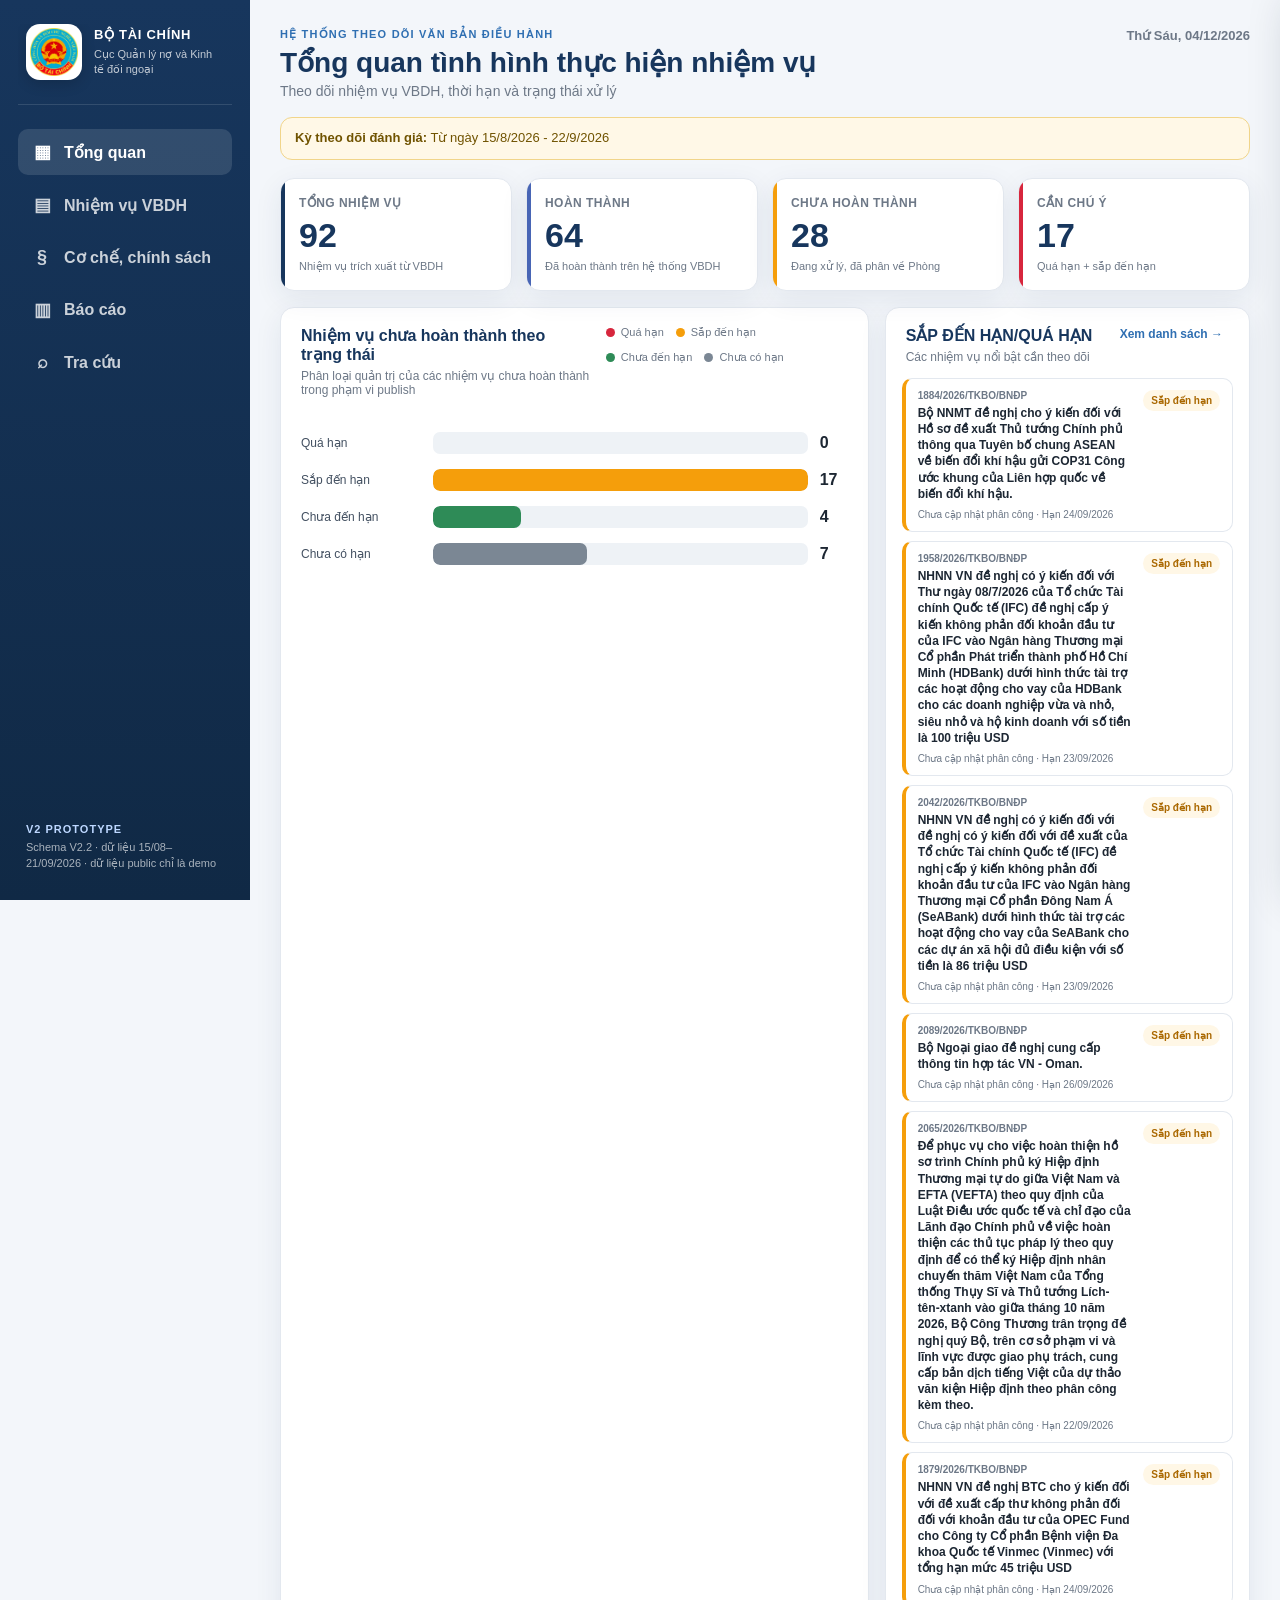
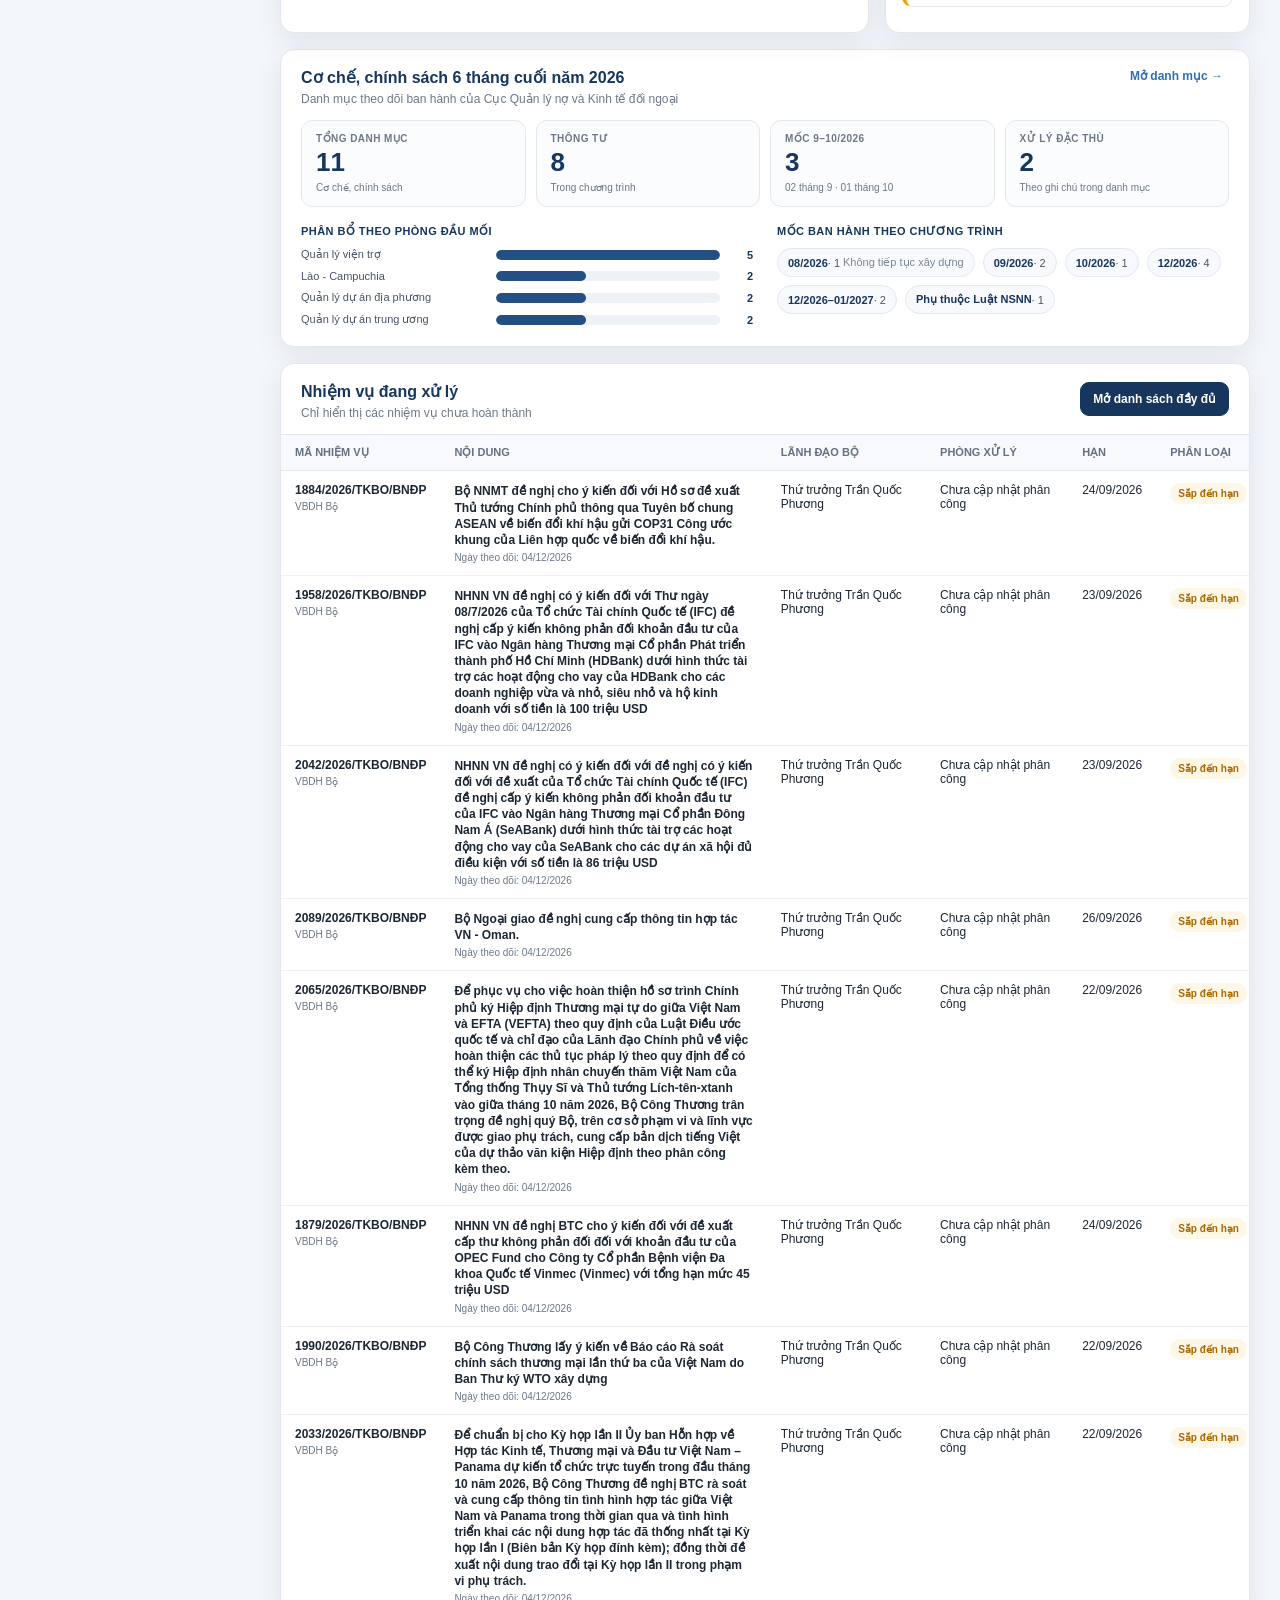
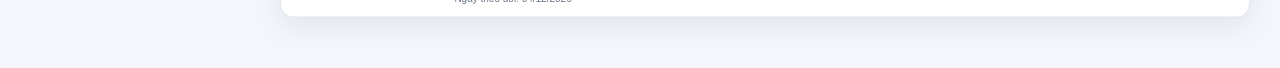
<file: v2/index.html>
<!DOCTYPE html>
<html lang="vi">
<head>
  <meta charset="UTF-8">
  <meta name="viewport" content="width=device-width, initial-scale=1.0">
  <title>QLN Task Tracker V2</title>
  <link rel="icon" type="image/png" href="../logo.png">
  <link rel="stylesheet" href="./css/app.css?v=20260922-1535">
  <!-- pages-redeploy: DMFER-MOF -->
</head>
<body>
  <div class="app-shell">
    <aside class="sidebar">
      <div class="brand">
        <div class="brand-badge">
          <img class="brand-logo" src="../logo.png" alt="Bộ Tài chính">
        </div>
        <div class="brand-text">
          <div class="brand-title">BỘ TÀI CHÍNH</div>
          <div class="brand-sub">Cục Quản lý nợ và Kinh tế đối ngoại</div>
        </div>
      </div>

      <nav class="nav" aria-label="Điều hướng chính">
        <button class="nav-item active" data-view="overview"><span class="nav-icon">▦</span><span>Tổng quan</span></button>
        <button class="nav-item" data-view="vbdh"><span class="nav-icon">▤</span><span>Nhiệm vụ VBDH</span></button>
        <button class="nav-item" data-view="policy"><span class="nav-icon">§</span><span>Cơ chế, chính sách</span></button>
        <button class="nav-item" data-view="reports"><span class="nav-icon">▥</span><span>Báo cáo</span></button>
        <button class="nav-item" data-view="search"><span class="nav-icon">⌕</span><span>Tra cứu</span></button>
      </nav>

      <div class="sidebar-footer">
        <div class="env-label">V2 PROTOTYPE</div>
        <div class="env-text">Schema V2.2 · dữ liệu 15/08–21/09/2026 · dữ liệu public chỉ là demo</div>
      </div>
    </aside>

    <main class="main">
      <header class="topbar">
        <div>
          <div class="eyebrow">HỆ THỐNG THEO DÕI VĂN BẢN ĐIỀU HÀNH</div>
          <h1 id="pageTitle">Tổng quan tình hình thực hiện nhiệm vụ</h1>
          <p class="subtitle" id="pageSubtitle">Theo dõi nhiệm vụ VBDH, thời hạn và trạng thái xử lý</p>
        </div>
        <div class="topbar-right">
          <div class="today" id="todayLabel">—</div>
        </div>
      </header>

      <div class="demo-banner" id="trackingBanner">
        <strong>Kỳ theo dõi đánh giá:</strong> Từ ngày 15/8/2026 - 22/9/2026
      </div>

      <section id="overviewView" class="view">
        <div class="kpi-grid" id="kpiGrid"></div>

        <div class="content-grid">
          <section class="card chart-card">
            <div class="card-head">
              <div>
                <h2>Nhiệm vụ chưa hoàn thành theo trạng thái</h2>
                <p>Phân loại quản trị của các nhiệm vụ chưa hoàn thành trong phạm vi publish</p>
              </div>
              <div class="legend">
                <span><i class="dot overdue"></i>Quá hạn</span>
                <span><i class="dot upcoming"></i>Sắp đến hạn</span>
                <span><i class="dot notdue"></i>Chưa đến hạn</span>
                <span><i class="dot nodue"></i>Chưa có hạn</span>
              </div>
            </div>
            <div class="status-chart" id="statusChart"></div>
          </section>

          <section class="card attention-card">
            <div class="card-head">
              <div>
                <h2>SẮP ĐẾN HẠN/QUÁ HẠN</h2>
                <p>Các nhiệm vụ nổi bật cần theo dõi</p>
              </div>
              <button class="text-btn" id="showAllUrgent">Xem danh sách →</button>
            </div>
            <div id="urgentList" class="urgent-list"></div>
          </section>
        </div>

        <section class="card policy-overview-card">
          <div class="card-head">
            <div>
              <h2>Cơ chế, chính sách 6 tháng cuối năm 2026</h2>
              <p>Danh mục theo dõi ban hành của Cục Quản lý nợ và Kinh tế đối ngoại</p>
            </div>
            <button class="text-btn" id="openPolicies">Mở danh mục →</button>
          </div>
          <div class="policy-overview-body">
            <div class="policy-mini-kpis" id="policyOverviewKpis"></div>
            <div class="policy-overview-detail">
              <div>
                <div class="section-mini-title">Phân bổ theo phòng đầu mối</div>
                <div id="policyRoomBars" class="policy-room-bars"></div>
              </div>
              <div>
                <div class="section-mini-title">Mốc ban hành theo chương trình</div>
                <div id="policyMilestones" class="policy-milestones"></div>
              </div>
            </div>
          </div>
        </section>

        <section class="card table-card">
          <div class="card-head">
            <div>
              <h2>Nhiệm vụ đang xử lý</h2>
              <p>Chỉ hiển thị các nhiệm vụ chưa hoàn thành</p>
            </div>
            <button class="primary-btn" id="openAllTasks">Mở danh sách đầy đủ</button>
          </div>
          <div class="table-wrap">
            <table>
              <thead>
                <tr>
                  <th>Mã nhiệm vụ</th>
                  <th>Nội dung</th>
                  <th>Lãnh đạo Bộ</th>
                  <th>Phòng xử lý</th>
                  <th>Hạn</th>
                  <th>Phân loại</th>
                </tr>
              </thead>
              <tbody id="recentTasksBody"></tbody>
            </table>
          </div>
        </section>
      </section>

      <section id="tasksView" class="view hidden">
        <section class="card filters-card">
          <div class="filters">
            <label class="search-box"><span>⌕</span><input id="searchInput" type="search" placeholder="Tìm mã nhiệm vụ, nội dung, lãnh đạo, phòng..."></label>
            <select id="departmentFilter"><option value="">Tất cả phòng</option></select>
            <select id="statusFilter">
              <option value="">Tất cả phân loại</option>
              <option value="Quá hạn">Quá hạn</option>
              <option value="Sắp đến hạn">Sắp đến hạn</option>
              <option value="Chưa đến hạn">Chưa đến hạn</option>
              <option value="Chưa có hạn">Chưa có hạn</option>
              <option value="Hoàn thành">Hoàn thành</option>
            </select>
            <select id="vbdhStatusFilter">
              <option value="">Tất cả trạng thái VBDH</option>
              <option value="Chưa hoàn thành">Chưa hoàn thành</option>
              <option value="Hoàn thành">Hoàn thành</option>
            </select>
            <button class="ghost-btn" id="resetFilters">Đặt lại</button>
          </div>
        </section>

        <section class="card table-card">
          <div class="card-head">
            <div>
              <h2 id="taskTableTitle">Danh sách nhiệm vụ</h2>
              <p id="taskCount">—</p>
            </div>
          </div>
          <div class="table-wrap">
            <table>
              <thead>
                <tr>
                  <th>Mã</th>
                  <th>Ngày chỉ đạo</th>
                  <th>Nội dung nhiệm vụ</th>
                  <th>Lãnh đạo Bộ</th>
                  <th>Phòng xử lý</th>
                  <th>Hạn</th>
                  <th>Trạng thái VBDH</th>
                  <th>Phân loại</th>
                </tr>
              </thead>
              <tbody id="tasksBody"></tbody>
            </table>
          </div>
          <div class="empty-state hidden" id="emptyState">
            <div class="empty-icon">⌕</div>
            <h3>Không có nhiệm vụ phù hợp</h3>
            <p>Thử thay đổi bộ lọc hoặc từ khóa.</p>
          </div>
        </section>
      </section>

      <section id="policiesView" class="view hidden">
        <div class="policy-kpi-grid" id="policyKpiGrid"></div>

        <section class="card filters-card">
          <div class="policy-filters">
            <label class="search-box"><span>⌕</span><input id="policySearchInput" type="search" placeholder="Tìm tên văn bản, lãnh đạo, chuyên viên, phòng..."></label>
            <select id="policyTypeFilter"><option value="">Tất cả loại văn bản</option></select>
            <select id="policyDepartmentFilter"><option value="">Tất cả phòng đầu mối</option></select>
            <select id="policyStatusFilter"><option value="">Tất cả trạng thái</option></select>
            <button class="ghost-btn" id="resetPolicyFilters">Đặt lại</button>
          </div>
        </section>

        <section class="card table-card">
          <div class="card-head">
            <div>
              <h2>Danh mục cơ chế, chính sách</h2>
              <p id="policyCount">—</p>
            </div>
          </div>
          <div class="table-wrap">
            <table class="policy-table">
              <thead>
                <tr>
                  <th>Loại</th>
                  <th>Tên văn bản</th>
                  <th>Thời hạn ban hành</th>
                  <th>Trạng thái theo dõi</th>
                  <th>Lãnh đạo Cục</th>
                  <th>Phòng đầu mối</th>
                  <th>Chuyên viên</th>
                </tr>
              </thead>
              <tbody id="policyBody"></tbody>
            </table>
          </div>
          <div class="empty-state hidden" id="policyEmptyState">
            <div class="empty-icon">⌕</div>
            <h3>Không có văn bản phù hợp</h3>
            <p>Thử thay đổi bộ lọc hoặc từ khóa.</p>
          </div>
        </section>
      </section>

      <section id="reportsView" class="view hidden">
        <div class="report-grid">
          <section class="card report-card" data-period="q3">
            <div class="report-kicker">PHẠM VI PUBLISH</div>
            <h2>Từ 15/08 đến ngày theo dõi</h2>
            <p><strong>Ngày theo dõi: <span data-live-track-date>—</span></strong>. Chỉ tính các nhiệm vụ có Ngày chỉ đạo từ 15/08/2026 đến ngày theo dõi.</p>
            <div class="report-metrics" id="publishMetrics"></div>
          </section>
          <section class="card report-card" data-period="sep">
            <div class="report-kicker">THÁNG 9/2026</div>
            <h2>Báo cáo tháng 9</h2>
            <p><strong>Ngày theo dõi: <span data-live-track-date>—</span></strong>. Khung báo cáo theo Ngày chỉ đạo từ 01/09 đến ngày theo dõi.</p>
            <div class="report-metrics" id="sepMetrics"></div>
          </section>
          <section class="card report-card policy-report-card">
            <div class="report-kicker">CƠ CHẾ, CHÍNH SÁCH</div>
            <h2>Chương trình 6 tháng cuối năm 2026</h2>
            <p>Tổng hợp danh mục cơ chế, chính sách của Cục theo chương trình ban hành.</p>
            <div class="report-metrics" id="policyReportMetrics"></div>
          </section>
        </div>
        <section class="card report-note">
          <h2>Nguyên tắc báo cáo</h2>
          <p>Trạng thái Hoàn thành/Chưa hoàn thành được ghi nhận theo dữ liệu VBDH. Phân loại Quá hạn/Sắp đến hạn/Chưa đến hạn/Chưa có hạn được xác định theo hạn xử lý. Dữ liệu hoàn thành được giữ để phục vụ báo cáo lịch sử.</p>
        </section>
      </section>
    </main>
  </div>

  <div class="drawer-backdrop hidden" id="drawerBackdrop"></div>
  <aside class="task-drawer" id="taskDrawer" aria-hidden="true">
    <div class="drawer-head">
      <div><div class="drawer-kicker" id="drawerKicker">CHI TIẾT NHIỆM VỤ</div><h2 id="drawerTitle">—</h2></div>
      <button class="close-btn" id="closeDrawer" aria-label="Đóng">×</button>
    </div>
    <div class="drawer-body" id="drawerBody"></div>
  </aside>

  <script type="module" src="./js/app.js?v=20260922-1535"></script>
</body>
</html>
</file>
<file: v2/css/app.css>
:root{--navy:#17365d;--navy-2:#244f83;--blue:#2f6fb2;--bg:#f3f6fa;--card:#fff;--text:#1d2733;--muted:#6d7887;--line:#e3e8ef;--red:#d7263d;--red-bg:#fff0f2;--orange:#f59e0b;--orange-bg:#fff7e6;--green:#2e8b57;--green-bg:#edf8f2;--gray:#7b8794;--gray-bg:#f1f3f5;--shadow:0 8px 28px rgba(23,54,93,.08)}
*{box-sizing:border-box}html,body{margin:0;min-height:100%;font-family:"Segoe UI",Arial,sans-serif;background:var(--bg);color:var(--text)}button,input,select{font:inherit}button{cursor:pointer}
.app-shell{min-height:100vh;display:grid;grid-template-columns:250px 1fr}.sidebar{position:sticky;top:0;height:100vh;background:linear-gradient(180deg,#17365d 0%,#102945 100%);color:#fff;padding:24px 18px;display:flex;flex-direction:column;z-index:20}
.brand{display:flex;align-items:center;gap:12px;padding:0 8px 24px;border-bottom:1px solid rgba(255,255,255,.12);overflow:hidden}
.brand-badge{width:56px;height:56px;min-width:56px;max-width:56px;min-height:56px;max-height:56px;background:#fff;border-radius:14px;padding:4px;display:flex;align-items:center;justify-content:center;overflow:hidden;box-shadow:0 4px 14px rgba(0,0,0,.16);flex:0 0 56px}
.brand-logo{display:block;width:100%!important;height:100%!important;max-width:48px!important;max-height:48px!important;object-fit:contain}
.brand-text{min-width:0}
.brand-title{font-size:13px;font-weight:800;letter-spacing:.7px;line-height:1.2}
.brand-sub{font-size:11px;opacity:.74;margin-top:4px;line-height:1.35}
.nav{display:flex;flex-direction:column;gap:7px;padding-top:24px}.nav-item{width:100%;border:0;background:transparent;color:rgba(255,255,255,.78);display:flex;align-items:center;gap:11px;padding:12px 13px;border-radius:10px;text-align:left;font-weight:600}.nav-item:hover,.nav-item.active{background:rgba(255,255,255,.12);color:#fff}.nav-icon{width:22px;text-align:center;font-size:18px}.sidebar-footer{margin-top:auto;padding:16px 8px 4px}.env-label{font-size:11px;font-weight:800;letter-spacing:1px;color:#bdd7ff}.env-text{font-size:11px;line-height:1.45;opacity:.64;margin-top:5px}
.main{min-width:0;padding:28px 30px 50px}.topbar{display:flex;justify-content:space-between;gap:24px;align-items:flex-start;margin-bottom:18px}.eyebrow{font-size:11px;font-weight:800;letter-spacing:1.2px;color:var(--blue)}h1{font-size:28px;margin:5px 0 4px;color:var(--navy)}.subtitle{margin:0;color:var(--muted);font-size:14px}.topbar-right{display:flex;align-items:center;gap:12px;flex-wrap:wrap;justify-content:flex-end}.demo-pill{background:#fff3cd;color:#7a5a00;border:1px solid #f4d675;border-radius:999px;padding:7px 10px;font-size:11px;font-weight:800}.today{font-size:13px;color:var(--muted);font-weight:600}.demo-banner{background:#fff8e7;border:1px solid #f1d58a;color:#705300;border-radius:12px;padding:11px 14px;margin-bottom:18px;font-size:13px;line-height:1.45}.view.hidden{display:none}
.kpi-grid{display:grid;grid-template-columns:repeat(4,minmax(0,1fr));gap:14px;margin-bottom:16px}.kpi{background:var(--card);border:1px solid var(--line);border-radius:14px;padding:17px 18px;box-shadow:var(--shadow);position:relative;overflow:hidden}.kpi:after{content:"";position:absolute;left:0;top:0;bottom:0;width:4px;background:var(--navy)}.kpi.done:after{background:#4865b5}.kpi.open:after{background:var(--orange)}.kpi.upcoming:after{background:var(--red)}.kpi-label{font-size:12px;color:var(--muted);font-weight:700;text-transform:uppercase;letter-spacing:.45px}.kpi-value{font-size:34px;font-weight:850;line-height:1;margin-top:8px;color:var(--navy)}.kpi-note{font-size:11px;color:var(--muted);margin-top:8px}
.content-grid{display:grid;grid-template-columns:minmax(0,1.45fr) minmax(310px,.9fr);gap:16px;margin-bottom:16px}.card{background:var(--card);border:1px solid var(--line);border-radius:14px;box-shadow:var(--shadow)}.card-head{display:flex;justify-content:space-between;gap:16px;align-items:flex-start;padding:18px 20px 14px}.card-head h2,.report-note h2{font-size:16px;margin:0;color:var(--navy)}.card-head p{font-size:12px;margin:5px 0 0;color:var(--muted)}.legend{display:flex;gap:12px;flex-wrap:wrap;font-size:11px;color:var(--muted)}.legend span{display:flex;align-items:center;gap:6px}.dot{width:9px;height:9px;border-radius:50%}.dot.overdue{background:var(--red)}.dot.upcoming{background:var(--orange)}.dot.notdue{background:var(--green)}.dot.nodue{background:var(--gray)}
.status-chart{padding:6px 20px 20px}.status-row{display:grid;grid-template-columns:120px 1fr 28px;gap:12px;align-items:center;margin:15px 0}.status-label{font-size:12px;color:#435061}.status-track{height:22px;border-radius:7px;background:#eef2f6;overflow:hidden}.status-bar{height:100%;border-radius:7px}.status-bar.overdue{background:var(--red)}.status-bar.upcoming{background:var(--orange)}.status-bar.notdue{background:var(--green)}.status-bar.nodue{background:var(--gray)}
.urgent-list{padding:0 16px 16px}.urgent-item{border:1px solid var(--line);border-left:4px solid var(--orange);border-radius:10px;padding:11px 12px;margin-bottom:9px;cursor:pointer}.urgent-item.overdue{border-left-color:var(--red);background:var(--red-bg)}.urgent-top{display:flex;justify-content:space-between;gap:12px;align-items:flex-start}.urgent-code{font-size:10px;color:var(--muted);font-weight:700}.urgent-title{font-size:12px;font-weight:700;line-height:1.35;margin-top:4px}.urgent-meta{font-size:10px;color:var(--muted);margin-top:7px}.text-btn{border:0;background:transparent;color:var(--blue);font-weight:700;font-size:12px}
.table-card{overflow:hidden}.table-wrap{overflow:auto;border-top:1px solid var(--line)}table{width:100%;border-collapse:collapse;min-width:980px}th{background:#f7f9fc;color:#657183;text-align:left;font-size:11px;text-transform:uppercase;padding:11px 14px;border-bottom:1px solid var(--line);white-space:nowrap}td{padding:12px 14px;border-bottom:1px solid #edf0f4;font-size:12px;vertical-align:top}tbody tr{cursor:pointer}tbody tr:hover{background:#f7faff}.cell-title{font-weight:650;line-height:1.35;max-width:460px}.cell-sub{font-size:10px;color:var(--muted);margin-top:4px}
.status-pill{display:inline-flex;border-radius:999px;padding:5px 8px;font-size:10px;font-weight:800;white-space:nowrap}.status-pill.overdue{background:var(--red-bg);color:#b21f34}.status-pill.upcoming{background:var(--orange-bg);color:#aa6800}.status-pill.notdue{background:var(--green-bg);color:#226b45}.status-pill.nodue{background:var(--gray-bg);color:#56616d}.status-pill.done{background:#edf2ff;color:#3857a6}.status-pill.open{background:#fff7e6;color:#9a6400}
.primary-btn,.ghost-btn{border-radius:9px;padding:9px 12px;font-size:12px;font-weight:750}.primary-btn{border:1px solid var(--navy);background:var(--navy);color:#fff}.ghost-btn{border:1px solid var(--line);background:#fff;color:var(--text)}
.filters-card{padding:14px;margin-bottom:16px}.filters{display:grid;grid-template-columns:minmax(260px,1.7fr) repeat(3,minmax(150px,.65fr)) auto;gap:9px}.search-box{display:flex;align-items:center;gap:8px;border:1px solid var(--line);border-radius:9px;padding:0 11px;background:#fff}.search-box input{width:100%;border:0;outline:0;padding:10px 0;background:transparent}select{border:1px solid var(--line);background:#fff;border-radius:9px;padding:9px 10px}
.empty-state{text-align:center;padding:46px 20px;border-top:1px solid var(--line)}.empty-state.hidden{display:none}.empty-icon{font-size:34px;color:#9aa6b5}.empty-state h3{font-size:15px;margin:10px 0 4px;color:var(--navy)}.empty-state p{font-size:12px;color:var(--muted);margin:0}
.report-grid{display:grid;grid-template-columns:1fr 1fr;gap:16px;margin-bottom:16px}.report-card{padding:22px}.report-kicker{font-size:11px;font-weight:800;color:var(--blue);letter-spacing:.8px}.report-card h2{margin:5px 0;color:var(--navy)}.report-card p,.report-note p{font-size:13px;color:var(--muted);line-height:1.55}.report-metrics{display:grid;grid-template-columns:repeat(4,1fr);gap:8px;margin-top:18px}.report-metrics div{border:1px solid var(--line);border-radius:10px;padding:12px}.report-metrics strong{display:block;font-size:24px;color:var(--navy)}.report-metrics span{font-size:10px;color:var(--muted)}.report-note{padding:22px}
.drawer-backdrop{position:fixed;inset:0;background:rgba(16,32,52,.35);z-index:60}.drawer-backdrop.hidden{display:none}.task-drawer{position:fixed;z-index:70;top:0;right:0;width:min(560px,94vw);height:100vh;background:#fff;box-shadow:-18px 0 40px rgba(16,32,52,.18);transform:translateX(105%);transition:transform .2s;display:flex;flex-direction:column}.task-drawer.open{transform:translateX(0)}.drawer-head{display:flex;justify-content:space-between;gap:16px;padding:22px;border-bottom:1px solid var(--line)}.drawer-kicker{font-size:10px;letter-spacing:1px;color:var(--blue);font-weight:800}.drawer-head h2{margin:5px 0 0;font-size:18px;color:var(--navy)}.close-btn{border:0;background:#f2f5f8;color:#546170;width:34px;height:34px;border-radius:9px;font-size:22px}.drawer-body{padding:20px 22px 36px;overflow:auto}.detail-grid{display:grid;grid-template-columns:1fr 1fr;gap:12px}.detail{border:1px solid var(--line);border-radius:10px;padding:11px 12px}.detail.wide{grid-column:1/-1}.detail-label{font-size:10px;color:var(--muted);font-weight:700;text-transform:uppercase}.detail-value{font-size:13px;margin-top:5px;line-height:1.45;font-weight:600}.drawer-section{font-size:12px;color:var(--navy);font-weight:800;text-transform:uppercase;margin:22px 0 10px}
@media(max-width:1100px){.app-shell{grid-template-columns:210px 1fr}.main{padding:24px 20px 40px}.content-grid{grid-template-columns:1fr}.filters{grid-template-columns:1fr 1fr 1fr}.search-box{grid-column:1/-1}.report-grid{grid-template-columns:1fr}}
@media(max-width:760px){.app-shell{display:block}.sidebar{position:static;height:auto;padding:12px}.brand{padding-bottom:12px}.nav{padding-top:10px;display:grid;grid-template-columns:repeat(4,1fr);gap:6px}.nav-item{justify-content:center;padding:9px 6px;font-size:10px;gap:4px;flex-direction:column}.sidebar-footer{display:none}.main{padding:18px 12px 36px}.topbar{display:block}.topbar-right{justify-content:flex-start;margin-top:10px}h1{font-size:23px}.kpi-grid{grid-template-columns:1fr 1fr;gap:10px}.filters{grid-template-columns:1fr}.search-box{grid-column:auto}.detail-grid{grid-template-columns:1fr}.report-metrics{grid-template-columns:1fr 1fr}}
/* ===== Policy / mechanism tracking ===== */
.policy-overview-card{margin-bottom:16px;overflow:hidden}
.policy-overview-body{padding:0 20px 20px}
.policy-mini-kpis{display:grid;grid-template-columns:repeat(4,minmax(0,1fr));gap:10px;margin-bottom:18px}
.policy-mini-kpi{border:1px solid var(--line);border-radius:11px;padding:12px 14px;background:#fbfcfe}
.policy-mini-kpi span{display:block;font-size:10px;font-weight:800;text-transform:uppercase;letter-spacing:.45px;color:var(--muted)}
.policy-mini-kpi strong{display:block;font-size:26px;color:var(--navy);line-height:1.05;margin-top:5px}
.policy-mini-kpi small{display:block;font-size:10px;color:var(--muted);margin-top:5px;line-height:1.35}
.policy-overview-detail{display:grid;grid-template-columns:1fr 1fr;gap:24px}
.section-mini-title{font-size:11px;font-weight:800;text-transform:uppercase;letter-spacing:.45px;color:var(--navy);margin-bottom:10px}
.policy-room-bars{display:flex;flex-direction:column;gap:9px}
.policy-room-row{display:grid;grid-template-columns:minmax(130px,1fr) 1.2fr 24px;align-items:center;gap:9px;font-size:11px;color:#485568}
.policy-room-row>span{white-space:nowrap;overflow:hidden;text-overflow:ellipsis}
.policy-room-track{height:10px;background:#eef2f6;border-radius:999px;overflow:hidden}
.policy-room-track i{display:block;height:100%;background:var(--navy-2);border-radius:999px}
.policy-room-row strong{font-size:11px;color:var(--navy);text-align:right}
.policy-milestones{display:flex;flex-wrap:wrap;gap:8px}
.policy-milestone{display:inline-flex;align-items:center;background:#f7f9fc;border:1px solid var(--line);border-radius:999px;padding:7px 10px;font-size:11px;color:#485568}
.policy-milestone strong{color:var(--navy)}
.policy-milestone em{font-style:normal;color:#7b8794;margin-left:3px}

.policy-kpi-grid{display:grid;grid-template-columns:repeat(4,minmax(0,1fr));gap:14px;margin-bottom:16px}
.policy-filters{display:grid;grid-template-columns:minmax(280px,1.8fr) repeat(3,minmax(170px,.7fr)) auto;gap:9px}
.policy-table{min-width:1180px}
.policy-type-pill{display:inline-flex;border-radius:999px;padding:5px 8px;background:#edf2ff;color:#3857a6;font-size:10px;font-weight:800;white-space:nowrap}
.policy-deadline{font-weight:700;color:#34445a;max-width:190px}
.policy-note-preview{max-width:560px;color:#7a5a00}
.status-pill.transferred{background:#edf2ff;color:#3857a6}
.status-pill.stopped{background:var(--gray-bg);color:#56616d}
.policy-report-card{grid-column:1/-1}

@media(max-width:1100px){
  .policy-overview-detail{grid-template-columns:1fr}
  .policy-filters{grid-template-columns:1fr 1fr}
  .policy-filters .search-box{grid-column:1/-1}
}
@media(max-width:760px){
  .nav{display:flex;flex-direction:row;overflow-x:auto;gap:6px}
  .nav-item{min-width:88px;flex:0 0 auto}
  .nav-item[data-view="policy"]{min-width:120px}
  .policy-mini-kpis,.policy-kpi-grid{grid-template-columns:1fr 1fr}
  .policy-overview-body{padding:0 14px 16px}
  .policy-filters{grid-template-columns:1fr}
  .policy-filters .search-box{grid-column:auto}
  .policy-room-row{grid-template-columns:minmax(120px,1fr) 1fr 20px}
}
</file>
